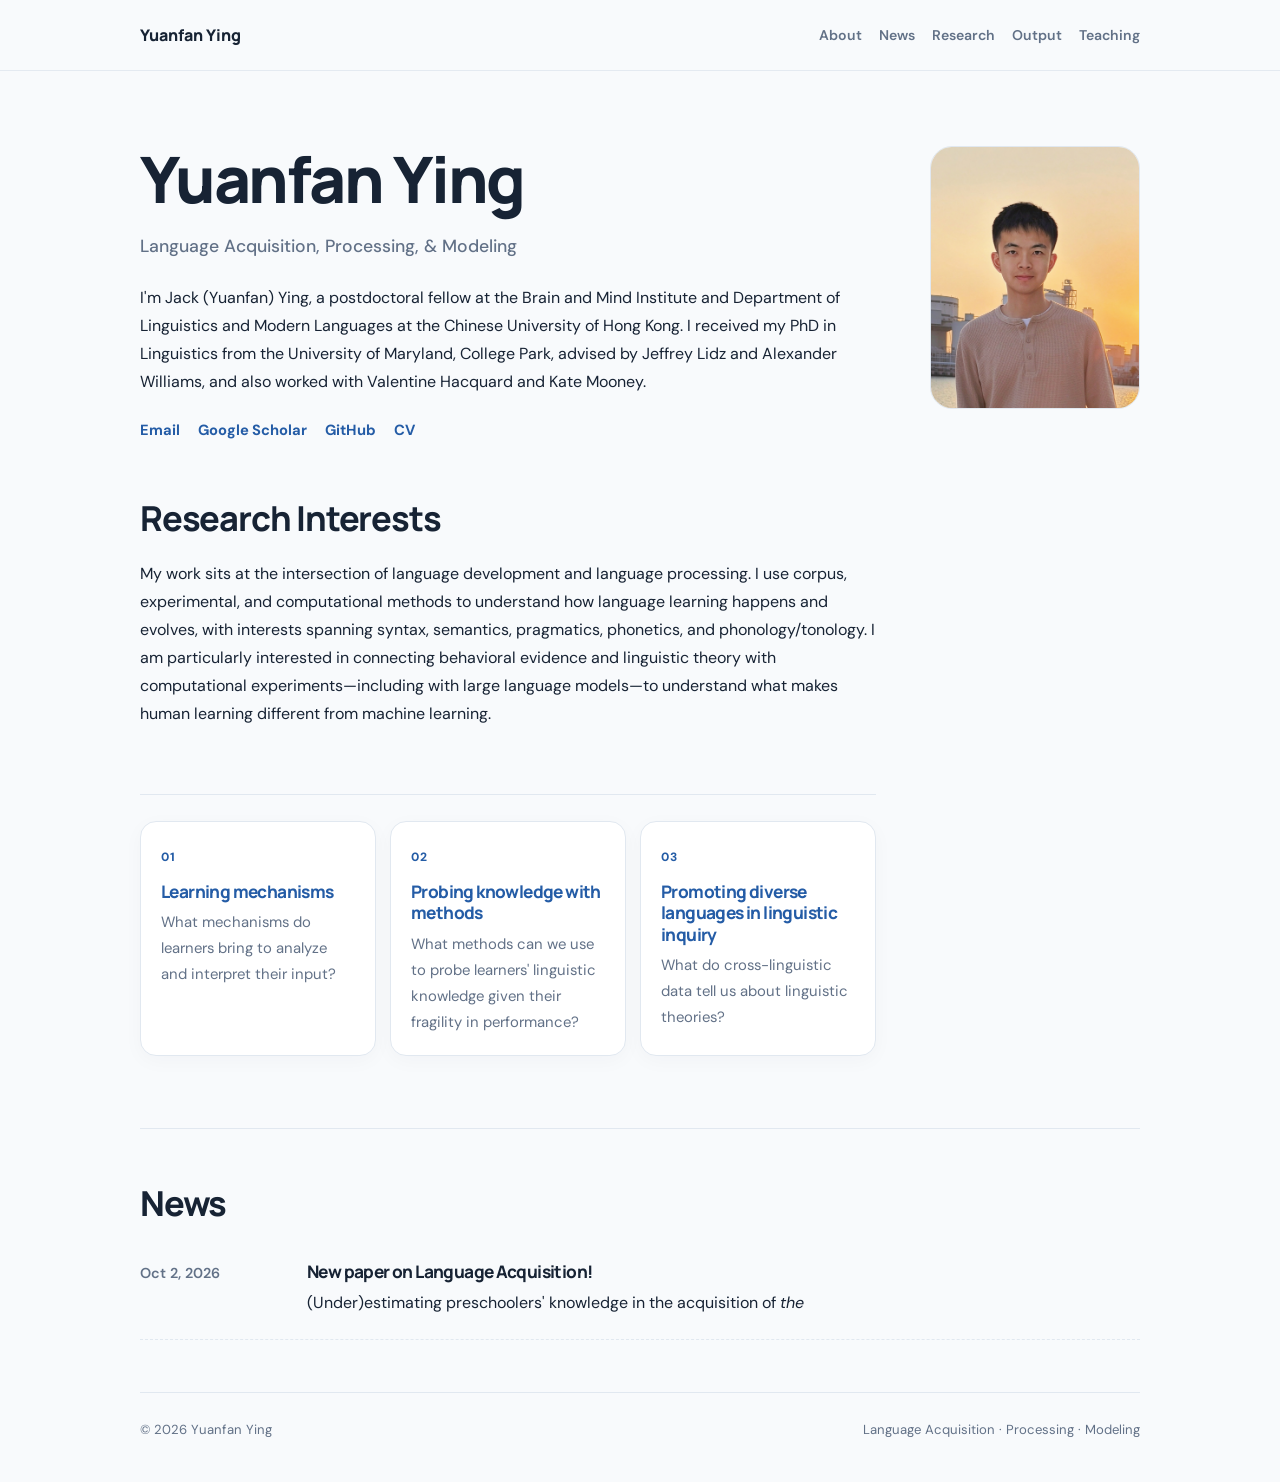
<file: index.html>
<!doctype html>
<html lang="en">
<head>
  <meta charset="utf-8">
  <meta name="viewport" content="width=device-width, initial-scale=1">
  <meta name="description" content="Academic homepage of Your Name — psycholinguistics, language processing.">
  <meta name="theme-color" content="#f8fafc">
  <title>Yuanfan Ying | Language Acquisition & Processing</title>
  <link rel="stylesheet" href="style.css">
</head>
<body>
  <header class="site-header">
    <div class="container header-inner">
      <a class="site-name" href="#about">Yuanfan Ying</a>
      <nav aria-label="Main navigation">
        <a href="#about">About</a>
        <a href="#news">News</a>
        <a href="research.html">Research</a>
        <a href="output.html">Output</a>
        <a href="teaching.html">Teaching</a>
      </nav>
    </div>
  </header>

  <main class="container">
    <section class="intro section" id="about">
      <div class="intro-copy">
        <h1>Yuanfan Ying</h1>
        <p class="subtitle">Language Acquisition, Processing, & Modeling</p>
        <p>
          I'm Jack (Yuanfan) Ying, a postdoctoral fellow at the Brain and Mind Institute and Department of 
          Linguistics and Modern Languages at the Chinese University of Hong Kong. I received my PhD in Linguistics from the University 
          of Maryland, College Park, advised by Jeffrey Lidz and Alexander Williams,
          and also worked with Valentine Hacquard and Kate Mooney.
        </p>
        <div class="links">
          <a href="mailto:yuanfanying@cuhk.edu.hk">Email</a>
          <a href="https://scholar.google.com/citations?user=hPdUY1MAAAAJ&hl=zh-TW" target="_blank" rel="noreferrer">Google Scholar</a>
          <a href="https://github.com/jackyingyf" target="_blank" rel="noreferrer">GitHub</a>
          <a href="https://docs.google.com/document/d/1zS4hXt163gTj2LUtkY0w4XnIH1Z5cEX6z0ZcoOyljxg/edit?usp=sharing" target="_blank" rel="noreferrer">CV</a>
        </div>

  <section class="section" id="interests">
  <div class="section-heading">
        <h2>Research Interests</h2>
      </div>
        <div>
        <p>
        My work sits at the intersection of language development and language processing. 
        I use corpus, experimental, and computational methods to understand how language learning happens and evolves, with interests spanning syntax, semantics, pragmatics, phonetics, and phonology/tonology. I am particularly interested in connecting behavioral evidence and linguistic theory 
        with computational experiments—including with large language models—to understand what makes human learning different from machine learning.
      </p>
        </div>
    </section>

    <div class="interest-grid">
        <article class="interest-card">
          <span class="card-number">01</span>
          <a href="research.html#mechanisms"><h3>Learning mechanisms</h3></a>
          <p>What mechanisms do learners bring to analyze and interpret their input?</p>
        </article>
        <article class="interest-card">
          <span class="card-number">02</span>
          <a href="research.html#methods"><h3>Probing knowledge with methods</h3></a>
          <p>What methods can we use to probe learners' linguistic knowledge given their fragility in performance?</p>
        </article>
        <article class="interest-card">
          <span class="card-number">03</span>
          <a href="research.html#diversity"><h3>Promoting diverse languages in linguistic inquiry</h3></a>
          <p>What do cross-linguistic data tell us about linguistic theories?</p>
        </article>
      </div>

      </div>
      <figure class="profile">
        <img src="images/profile.jpg" alt="Portrait of Yuanfan Ying">
      </figure>
    </section>
    
    <section class="section" id="news">
      <div class="section-heading">
        <h2>News</h2>
      </div>
      <article class="note-item">
        <div class="note-date">Oct 2, 2026</div>
        <div>
          <h3><a href="https://doi.org/10.1080/10489223.2026.2732998">New paper on Language Acquisition!</a></h3>
          <p>(Under)estimating preschoolers' knowledge in the acquisition of <i>the</i></p>
        </div>
      </article>
    </section>

    <footer class="footer">
      <p>© <span id="year">2026</span> Yuanfan Ying</p>
      <p>Language Acquisition · Processing · Modeling</p>
    </footer>
  </main>
</body>
</html>
</file>
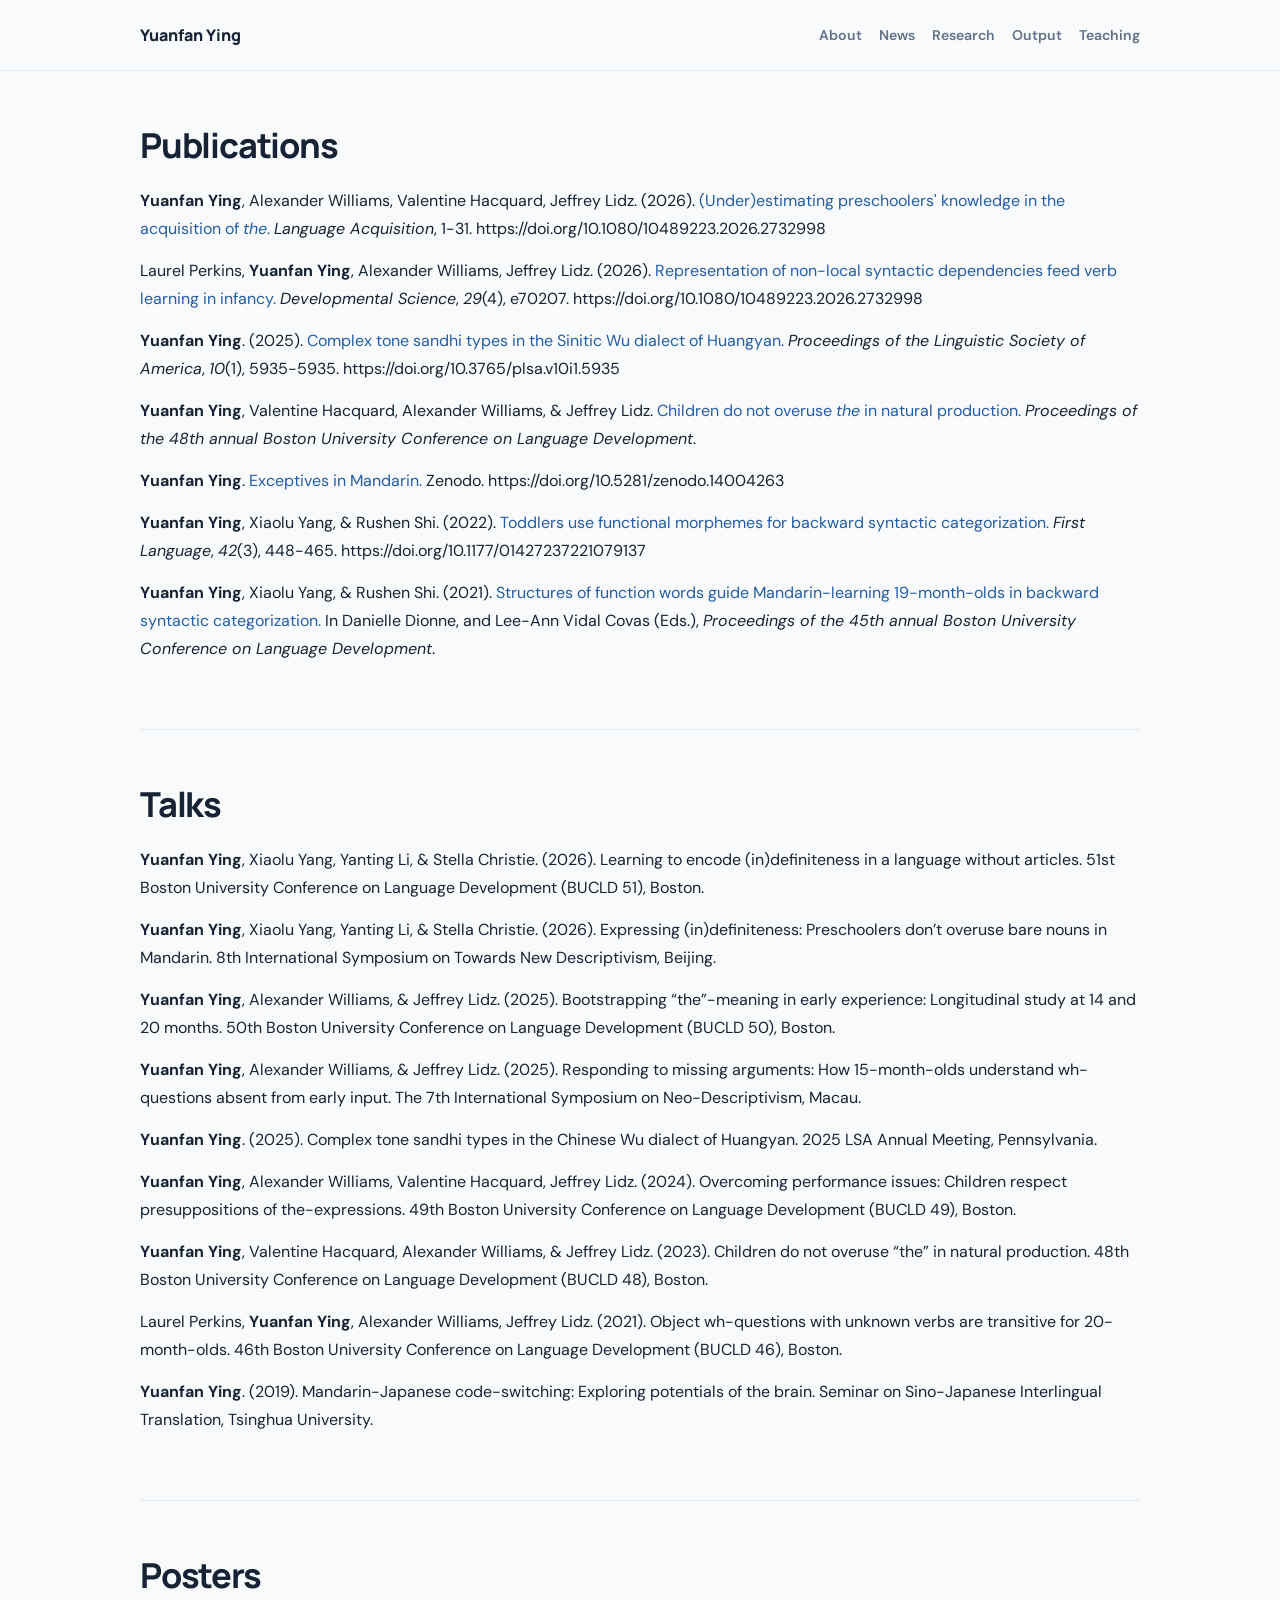
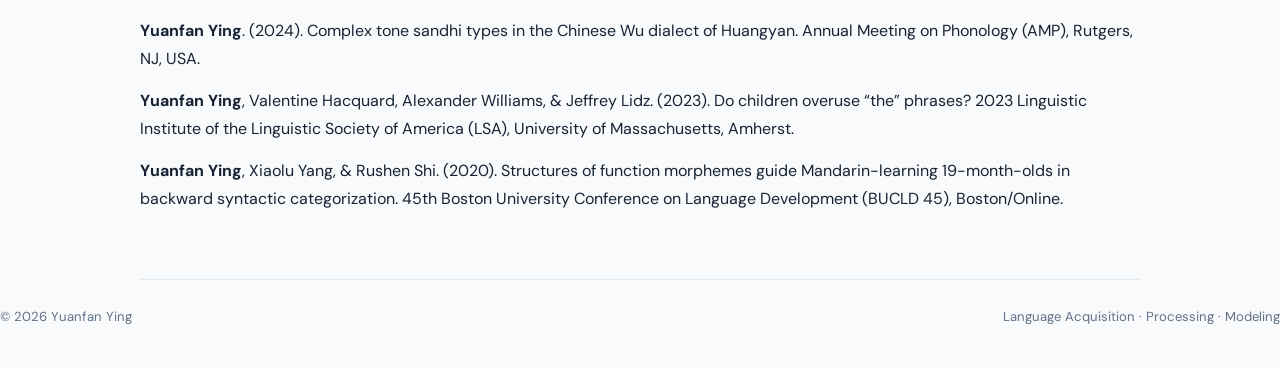
<file: output.html>
<!doctype html>
<html lang="en">
<head>
  <meta charset="utf-8">
  <meta name="viewport" content="width=device-width, initial-scale=1">
  <meta name="description" content="Research projects by Yuanfan Ying.">
  <meta name="theme-color" content="#f8fafc">
  <title>Research Projects | Yuanfan Ying</title>
  <link rel="stylesheet" href="style.css">
</head>
<body>
  <header class="site-header">
    <div class="container header-inner">
      <a class="site-name" href="index.html">Yuanfan Ying</a>
      <nav aria-label="Main navigation">
        <a href="index.html#about">About</a>
        <a href="index.html#news">News</a>
        <a href="research.html">Research</a>
        <a href="output.html">Output</a>
        <a href="teaching.html">Teaching</a>
      </nav>
    </div>
  </header>

<main class="container">
<section class="section" id="publications">
      <div class="section-heading">
        <h2>Publications</h2>
      </div>
        <p><strong>Yuanfan Ying</strong>, Alexander Williams, Valentine Hacquard, Jeffrey Lidz. (2026). 
          <a href="https://doi.org/10.1080/10489223.2026.2732998">(Under)estimating preschoolers' knowledge in the acquisition of <i>the</i>.</a>
          <i>Language Acquisition</i>, 1-31. https://doi.org/10.1080/10489223.2026.2732998</p>
        <p>Laurel Perkins, <strong>Yuanfan Ying</strong>, Alexander Williams, Jeffrey Lidz. (2026). 
          <a href="https://doi.org/10.1111/desc.70207">Representation of non-local syntactic dependencies feed verb learning in infancy.</a>
          <i>Developmental Science</i>, <i>29</i>(4), e70207. https://doi.org/10.1080/10489223.2026.2732998</p>
        <p><strong>Yuanfan Ying</strong>. (2025). 
          <a href="https://doi.org/10.3765/plsa.v10i1.5935">Complex tone sandhi types in the Sinitic Wu dialect of Huangyan.</a> 
          <i>Proceedings of the Linguistic Society of America</i>, <i>10</i>(1), 5935-5935. https://doi.org/10.3765/plsa.v10i1.5935</p>
      <p><strong>Yuanfan Ying</strong>, Valentine Hacquard, Alexander Williams, & Jeffrey Lidz.
          <a href="https://doi.org/10.3765/plsa.v10i1.5935">Children do not overuse <i>the</i> in natural production.</a> 
          <i>Proceedings of the 48th annual Boston University Conference on Language Development</i>.</p>
      <p><strong>Yuanfan Ying</strong>. <a href="https://doi.org/10.5281/zenodo.14004263">Exceptives in Mandarin.</a> Zenodo. https://doi.org/10.5281/zenodo.14004263</p>
      <p><strong>Yuanfan Ying</strong>, Xiaolu Yang, & Rushen Shi. (2022). <a href="https://doi.org/10.1177/01427237221079137">Toddlers use functional morphemes for backward syntactic categorization.</a> <i>First Language</i>, <i>42</i>(3), 448-465. https://doi.org/10.1177/01427237221079137 </p>
      <p><strong>Yuanfan Ying</strong>, Xiaolu Yang, & Rushen Shi. (2021). <a href="https://www.lingref.com/bucld/45/BUCLD45-60.pdf">Structures of function words guide Mandarin-learning 19-month-olds in backward syntactic categorization.</a> 
        In Danielle Dionne, and Lee-Ann Vidal Covas (Eds.), <i>Proceedings of the 45th annual Boston University Conference on Language Development</i>.</p>
    </section>

<section class="section" id="talks">
      <div class="section-heading">
        <h2>Talks</h2>
      </div>
      <p><strong>Yuanfan Ying</strong>, Xiaolu Yang, Yanting Li, & Stella Christie. (2026). 
Learning to encode (in)definiteness in a language without articles. 
51st Boston University Conference on Language Development (BUCLD 51), Boston.</p>
      <p><strong>Yuanfan Ying</strong>, Xiaolu Yang, Yanting Li, & Stella Christie. (2026). 
Expressing (in)definiteness: Preschoolers don’t overuse bare nouns in Mandarin. 
8th International Symposium on Towards New Descriptivism, Beijing.</p>
      <p><strong>Yuanfan Ying</strong>, Alexander Williams, & Jeffrey Lidz. (2025). 
Bootstrapping “the”-meaning in early experience: Longitudinal study at 14 and 20 months. 
50th Boston University Conference on Language Development (BUCLD 50), Boston.</p>
      <p><strong>Yuanfan Ying</strong>, Alexander Williams, & Jeffrey Lidz. (2025). 
Responding to missing arguments: How 15-month-olds understand wh-questions absent from early input. 
The 7th International Symposium on Neo-Descriptivism, Macau.</p>
      <p><strong>Yuanfan Ying</strong>. (2025). 
Complex tone sandhi types in the Chinese Wu dialect of Huangyan. 2025 LSA Annual Meeting, Pennsylvania.</p>
      <p><strong>Yuanfan Ying</strong>, Alexander Williams, Valentine Hacquard, Jeffrey Lidz. (2024). 
Overcoming performance issues: Children respect presuppositions of the-expressions. 49th Boston University Conference on Language Development (BUCLD 49), Boston.</p>      
      <p><strong>Yuanfan Ying</strong>, Valentine Hacquard, Alexander Williams, & Jeffrey Lidz. (2023).
Children do not overuse “the” in natural production. 
48th Boston University Conference on Language Development (BUCLD 48), Boston.</p>
      <p>Laurel Perkins, <strong>Yuanfan Ying</strong>, Alexander Williams, Jeffrey Lidz. (2021). 
Object wh-questions with unknown verbs are transitive for 20-month-olds. 
46th Boston University Conference on Language Development (BUCLD 46), Boston.</p>
      <p><strong>Yuanfan Ying</strong>. (2019). Mandarin-Japanese code-switching: Exploring potentials of the brain. Seminar on Sino-Japanese Interlingual Translation, Tsinghua University.</p>    
    </section>

<section class="section" id="Posters">
      <div class="section-heading">
        <h2>Posters</h2>
      </div>
        <p><strong>Yuanfan Ying</strong>. (2024). 
Complex tone sandhi types in the Chinese Wu dialect of Huangyan. Annual Meeting on Phonology (AMP), Rutgers, NJ, USA.</p>
        <p><strong>Yuanfan Ying</strong>, Valentine Hacquard, Alexander Williams, & Jeffrey Lidz. (2023). 
Do children overuse “the” phrases? 2023 Linguistic Institute of the Linguistic Society of America (LSA), University of Massachusetts, Amherst.</p>
        <p><strong>Yuanfan Ying</strong>, Xiaolu Yang, & Rushen Shi. (2020). 
Structures of function morphemes guide Mandarin-learning 19-month-olds in backward syntactic categorization. 
45th Boston University Conference on Language Development (BUCLD 45), Boston/Online.</p>
    </section>
</main>

<footer class="footer">
    <p>© <span id="year">2026</span> Yuanfan Ying</p>
    <p>Language Acquisition · Processing · Modeling</p>
  </footer>
</body>
</html>
</file>
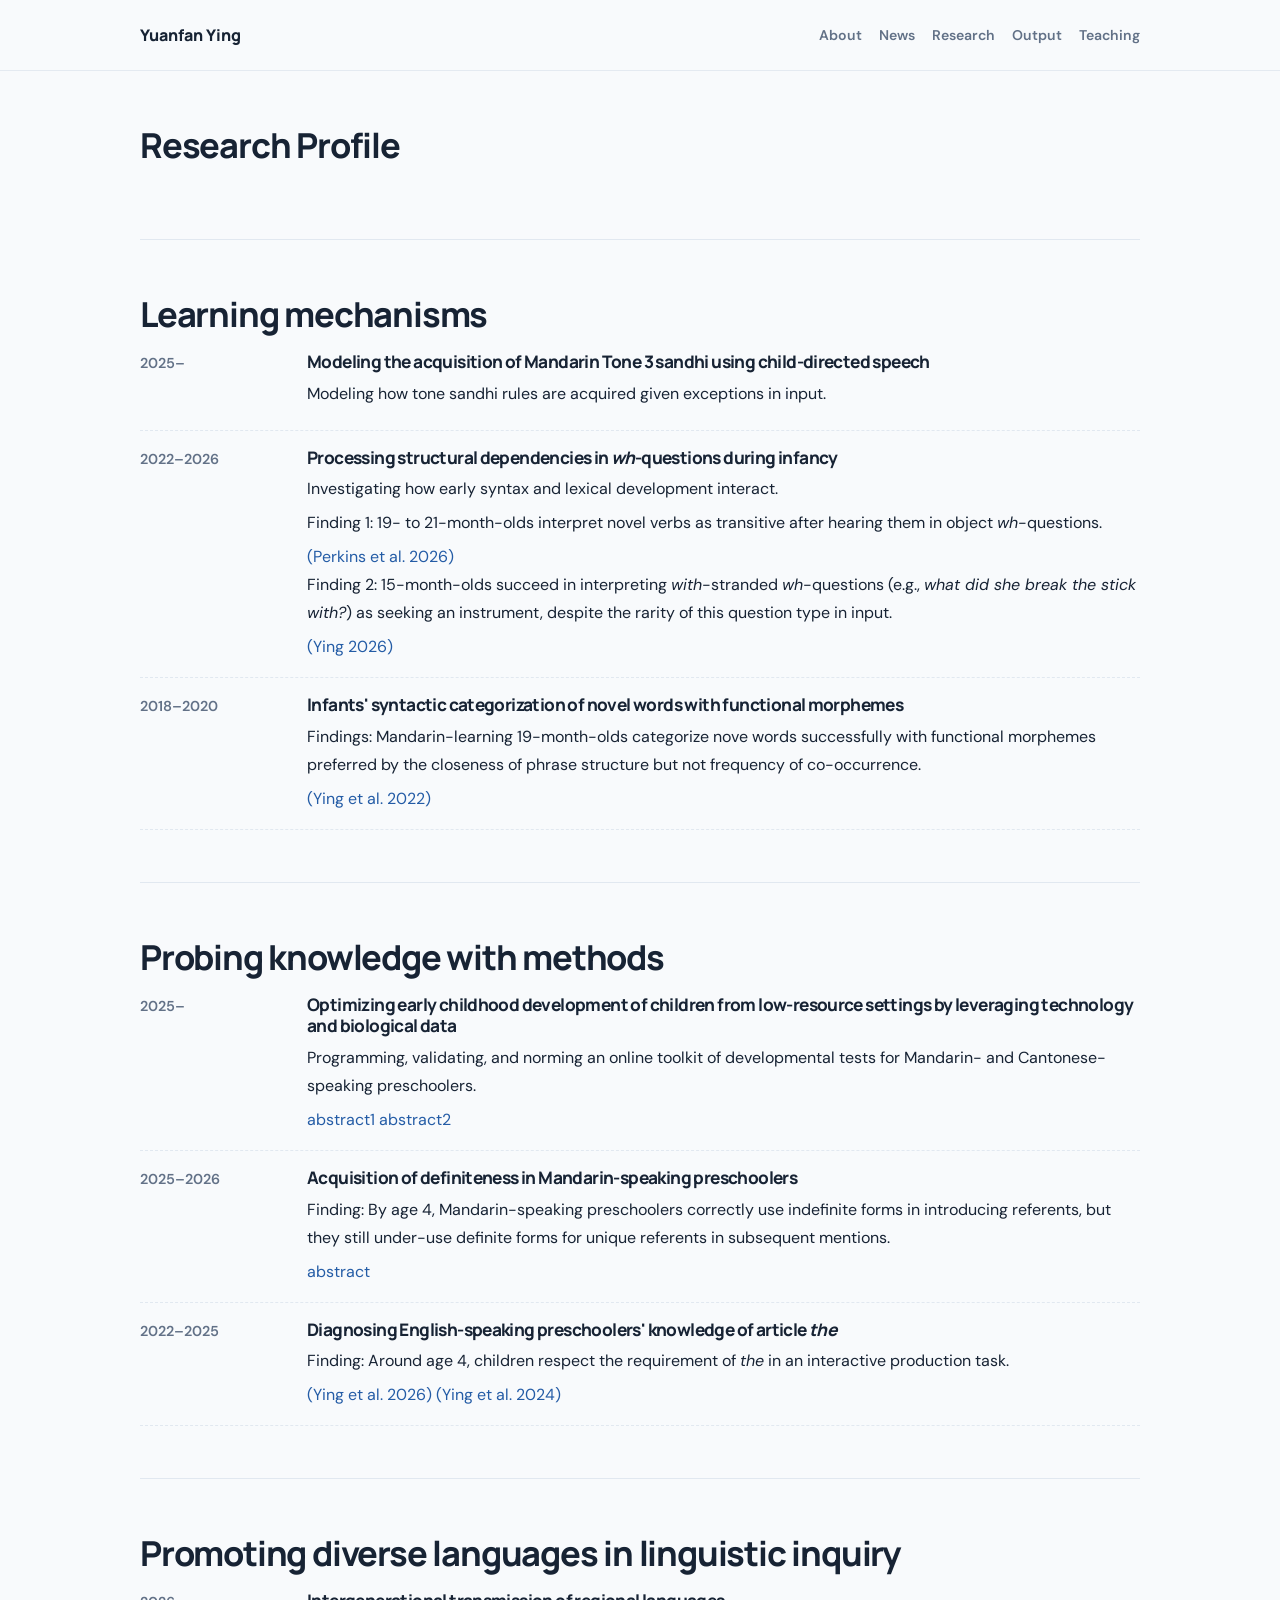
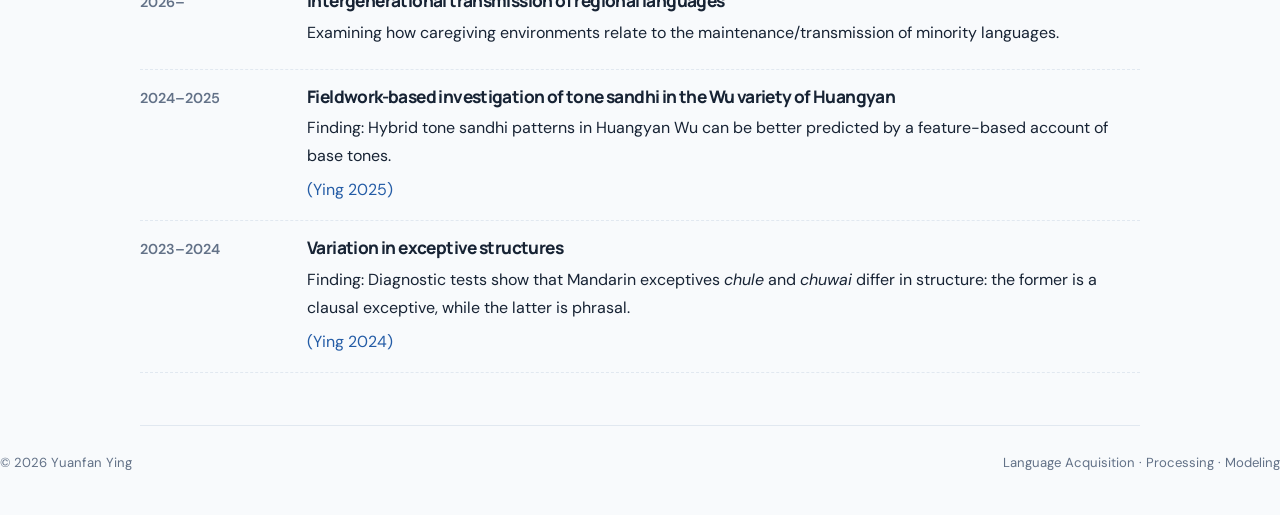
<file: research.html>
<!doctype html>
<html lang="en">
<head>
  <meta charset="utf-8">
  <meta name="viewport" content="width=device-width, initial-scale=1">
  <meta name="description" content="Research projects by Yuanfan Ying.">
  <meta name="theme-color" content="#f8fafc">
  <title>Research Projects | Yuanfan Ying</title>
  <link rel="stylesheet" href="style.css">
</head>
<body>
  <header class="site-header">
    <div class="container header-inner">
      <a class="site-name" href="index.html">Yuanfan Ying</a>
      <nav aria-label="Main navigation">
        <a href="index.html#about">About</a>
        <a href="index.html#news">News</a>
        <a href="research.html">Research</a>
        <a href="output.html">Output</a>
        <a href="teaching.html">Teaching</a>
      </nav>
    </div>
  </header>

  <main class="container">
    <section class="section" id="projects">
      <div class="section-heading">
        <h2>Research Profile</h2>
      </div>
    </section>

    <section class="section" id="mechanisms">
         <h2>Learning mechanisms</h2>
    <article class="note-item">
        <div class="note-date">2025–</div>
        <div>
          <h3>Modeling the acquisition of Mandarin Tone 3 sandhi using child-directed speech</h3>
          <p>Modeling how tone sandhi rules are acquired given exceptions in input.</p>
      </article>

      <article class="note-item">
        <div class="note-date">2022–2026</div>
        <div>
          <h3>Processing structural dependencies in <i>wh</i>-questions during infancy</h3>
          <p>Investigating how early syntax and lexical development interact.</p>
          <p>Finding 1: 19- to 21-month-olds interpret novel verbs as transitive after hearing them in object <i>wh</i>-questions.</p>
          <a href="https://doi.org/10.1111/desc.70207">(Perkins et al. 2026)</a> 
          <p>Finding 2: 15-month-olds succeed in interpreting <i>with</i>-stranded <i>wh</i>-questions (e.g., <i>what did she break the stick with?</i>) as seeking an instrument, despite the rarity of this question type in input.</p>
          <a href="https://doi.org/10.13016/xm3u-emty">(Ying 2026)</a>
      </article>

      <article class="note-item">
        <div class="note-date">2018–2020</div>
        <div>
          <h3>Infants' syntactic categorization of novel words with functional morphemes</h3>
          <p>Findings: Mandarin-learning 19-month-olds categorize nove words successfully with functional morphemes preferred by the closeness of phrase structure but not frequency of co-occurrence.</p>
          <a href="https://doi.org/10.1177/01427237221079137">(Ying et al. 2022)</a>
      </article>
    </section>

    <section class="section" id="methods">
        <h2>Probing knowledge with methods</h2>
      <article class="note-item">
        <div class="note-date">2025–</div>
        <div>
          <h3>Optimizing early childhood development of children from low-resource settings by leveraging technology and biological data</h3>
          <p>Programming, validating, and norming an online toolkit of developmental tests for Mandarin- and Cantonese-speaking preschoolers.</p>
          <a href="https://8dc4be55-f238-40f0-ace9-db3591cab3f8.usrfiles.com/ugd/8dc4be_e6186845f1474abaa1f6d92039f525e6.pdf">abstract1</a> <a href="https://8dc4be55-f238-40f0-ace9-db3591cab3f8.usrfiles.com/ugd/8dc4be_7d2cf1747f774bc6968aa4a642020234.pdf">abstract2</a>
        </div>
      </article>

      <article class="note-item">
        <div class="note-date">2025–2026</div>
        <div>
          <h3>Acquisition of definiteness in Mandarin-speaking preschoolers</h3>
          <p>Finding: By age 4, Mandarin-speaking preschoolers correctly use indefinite forms in introducing referents, but they still under-use definite forms for unique referents in subsequent mentions.</p>
          <a href="https://8dc4be55-f238-40f0-ace9-db3591cab3f8.usrfiles.com/ugd/8dc4be_90f7804a4e724f36a9441774406c3b48.pdf">abstract</a>
        </div>
      </article>

      <article class="note-item">
        <div class="note-date">2022–2025</div>
        <div>
          <h3>Diagnosing English-speaking preschoolers' knowledge of article <i>the</i></h3>
          <p>Finding: Around age 4, children respect the requirement of <i>the</i> in an interactive production task.</p>
          <a href="https://doi.org/10.1080/10489223.2026.2732998">(Ying et al. 2026)</a> <a href="https://www.lingref.com/bucld/48/BUCLD48-53.pdf">(Ying et al. 2024)</a>
        </div>
      </article>
      </section>

    <section class="section" id="diversity">
      <h2>Promoting diverse languages in linguistic inquiry</h2>
      <article class="note-item">
        <div class="note-date">2026–</div>
        <div>
          <h3>Intergenerational transmission of regional languages</h3>
          <p>Examining how caregiving environments relate to the maintenance/transmission of minority languages.</p>
        </div>
      </article>

      <article class="note-item">
        <div class="note-date">2024–2025</div>
        <div>
          <h3>Fieldwork-based investigation of tone sandhi in the Wu variety of Huangyan</h3>
          <p>Finding: Hybrid tone sandhi patterns in Huangyan Wu can be better predicted by a feature-based account of base tones.</p>
          <a href="https://doi.org/10.3765/plsa.v10i1.5935">(Ying 2025)</a>
        </div>
      </article>

      <article class="note-item">
        <div class="note-date">2023–2024</div>
        <div>
          <h3>Variation in exceptive structures</h3>
          <p>Finding: Diagnostic tests show that Mandarin exceptives <i>chule</i> and <i>chuwai</i> differ in structure: the former is a clausal exceptive, while the latter is phrasal.</p>
          <a href="https://doi.org/10.5281/zenodo.14004263">(Ying 2024)</a>
        </div>
      </article>
    </section>
  </main>

  <footer class="footer">
    <p>© <span id="year">2026</span> Yuanfan Ying</p>
    <p>Language Acquisition · Processing · Modeling</p>
  </footer>
</body>
</html>
</file>
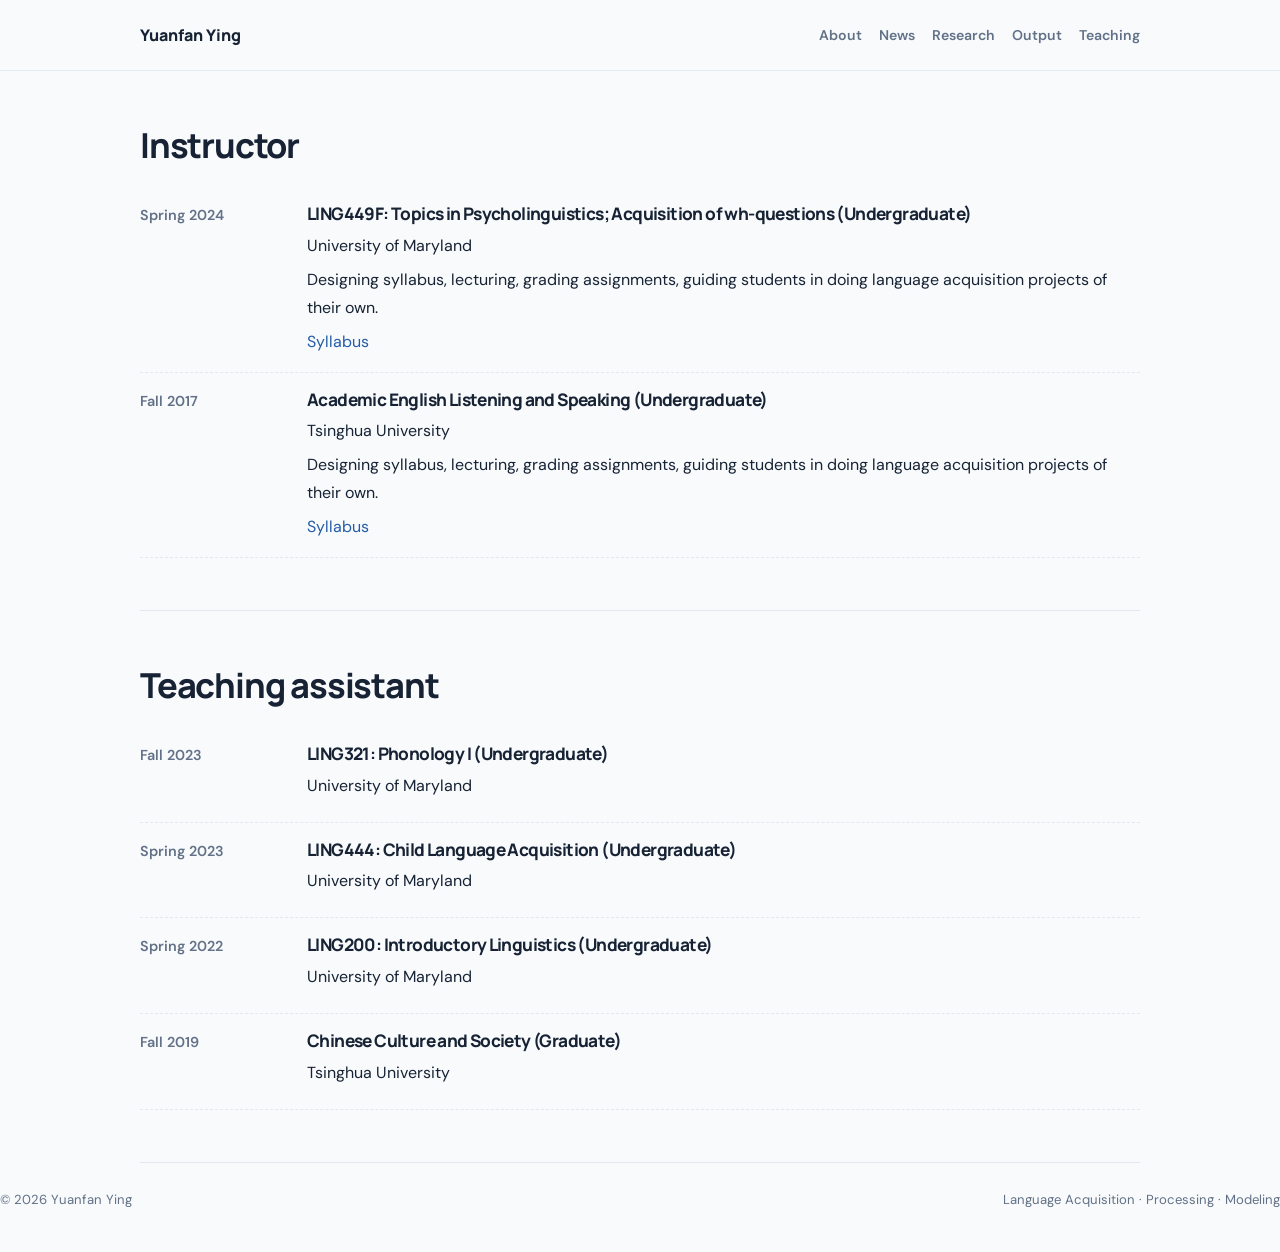
<file: teaching.html>
<!doctype html>
<html lang="en">
<head>
  <meta charset="utf-8">
  <meta name="viewport" content="width=device-width, initial-scale=1">
  <meta name="description" content="Teaching by Yuanfan Ying.">
  <meta name="theme-color" content="#f8fafc">
  <title>Teaching | Yuanfan Ying</title>
  <link rel="stylesheet" href="style.css">
</head>
<body>
  <header class="site-header">
    <div class="container header-inner">
      <a class="site-name" href="index.html">Yuanfan Ying</a>
      <nav aria-label="Main navigation">
        <a href="index.html#about">About</a>
        <a href="index.html#news">News</a>
        <a href="research.html">Research</a>
        <a href="output.html">Output</a>
        <a href="teaching.html">Teaching</a>
      </nav>
    </div>
  </header>

<main class="container">
<section class="section" id="instructor">
      <div class="section-heading">
        <h2>Instructor</h2>
      </div>

    <article class="note-item">
        <div class="note-date">Spring 2024</div>
        <div>
          <h3>LING449F: Topics in Psycholinguistics; Acquisition of wh-questions (Undergraduate)</h3>
          <p>University of Maryland</p>
          <p>Designing syllabus, lecturing, grading assignments, guiding students in doing language acquisition projects of their own.</p>
          <a href="https://ee831d5e-d3f3-458f-b600-92ab435e8619.filesusr.com/ugd/8dc4be_cbfb3e2dbba84ac0b8d9b2785c3b1bd1.pdf">Syllabus</a>
      </article>

  <article class="note-item">
        <div class="note-date">Fall 2017</div>
        <div>
          <h3>Academic English Listening and Speaking (Undergraduate)</h3>
          <p>Tsinghua University</p>
          <p>Designing syllabus, lecturing, grading assignments, guiding students in doing language acquisition projects of their own.</p>
          <a href="https://ee831d5e-d3f3-458f-b600-92ab435e8619.filesusr.com/ugd/8dc4be_cbfb3e2dbba84ac0b8d9b2785c3b1bd1.pdf">Syllabus</a>
      </article>
    
    </section>
</main>

<main class="container">
<section class="section" id="TA">
      <div class="section-heading">
        <h2>Teaching assistant</h2>
      </div>

    <article class="note-item">
        <div class="note-date">Fall 2023</div>
        <div>
          <h3>LING321: Phonology I (Undergraduate)</h3>
          <p>University of Maryland</p>
      </article>

  <article class="note-item">
        <div class="note-date">Spring 2023</div>
        <div>
          <h3>LING444: Child Language Acquisition (Undergraduate)</h3>
          <p>University of Maryland</p>
      </article>

   <article class="note-item">
        <div class="note-date">Spring 2022</div>
        <div>
          <h3>LING200: Introductory Linguistics (Undergraduate)</h3>
          <p>University of Maryland</p>
      </article>

     <article class="note-item">
        <div class="note-date">Fall 2019</div>
        <div>
          <h3>Chinese Culture and Society (Graduate)</h3>
          <p>Tsinghua University</p>
      </article>
    
    </section>
</main>


<footer class="footer">
    <p>© <span id="year">2026</span> Yuanfan Ying</p>
    <p>Language Acquisition · Processing · Modeling</p>
  </footer>
</body>
</html>
</file>
<file: style.css>
@import url('https://fonts.googleapis.com/css2?family=DM+Sans:wght@400;500;600;700&family=Manrope:wght@400;500;600;700;800&display=swap');

:root {
  --page: #f8fafc;
  --surface: #ffffff;
  --text: #172334;
  --muted: #627187;
  --accent: #245ca6;
  --accent-dark: #173f78;
  --accent-soft: #eaf1fb;
  --border: #e1e8f0;
  --max-width: 1000px;
  --radius: 16px;
}

* { box-sizing: border-box; }
html { scroll-behavior: smooth; scroll-padding-top: 92px; }
body {
  margin: 0;
  background: var(--page);
  color: var(--text);
  font-family: "DM Sans", -apple-system, BlinkMacSystemFont, "Segoe UI", sans-serif;
  font-size: 16px;
  line-height: 1.75;
  -webkit-font-smoothing: antialiased;
}
a { color: var(--accent); text-decoration: none; }
a:hover { color: var(--accent-dark); text-decoration: underline; }
p { margin: 0 0 14px; }
h1, h2, h3 { font-family: "Manrope", "DM Sans", sans-serif; line-height: 1.25; letter-spacing: -0.035em; }
h1 { margin: 0; font-size: clamp(2.6rem, 6vw, 4rem); font-weight: 800; }
h2 { margin: 0; font-size: clamp(1.7rem, 3vw, 2.15rem); font-weight: 750; }
h3 { margin: 0 0 7px; font-size: 1.08rem; font-weight: 750; }
.container { width: min(var(--max-width), calc(100% - 44px)); margin-inline: auto; }

.site-header {
  position: sticky; top: 0; z-index: 20;
  background: rgb(248 250 252 / 92%);
  border-bottom: 1px solid rgb(225 232 240 / 85%);
  backdrop-filter: blur(14px);
}
.header-inner { min-height: 70px; display: flex; align-items: center; justify-content: space-between; gap: 24px; }
.site-name { color: var(--text); font-family: "Manrope", sans-serif; font-weight: 800; white-space: nowrap; }
.site-name:hover { color: var(--accent); text-decoration: none; }
nav { display: flex; flex-wrap: wrap; align-items: center; justify-content: flex-end; gap: 5px 17px; }
nav a { color: var(--muted); font-size: .88rem; font-weight: 600; }
nav a:hover { color: var(--accent); text-decoration: none; }

.section { padding: 52px 0; border-bottom: 1px solid var(--border); }
.intro { display: grid; grid-template-columns: minmax(0, 1fr) 210px; gap: 54px; align-items: start; padding-top: 68px; padding-bottom: 58px; }
.eyebrow { margin: 0 0 10px; color: var(--accent); font-size: .75rem; font-weight: 800; letter-spacing: .12em; text-transform: uppercase; }
.subtitle { margin: 12px 0 22px; color: var(--muted); font-size: 1.1rem; font-weight: 500; }
.intro-copy > p:not(.eyebrow):not(.subtitle) { max-width: 68ch; }
.links { display: flex; flex-wrap: wrap; gap: 9px 18px; margin-top: 22px; }
.links a { font-size: .92rem; font-weight: 700; }
.profile { margin: 7px 0 0; }
.profile img { display: block; width: 100%; aspect-ratio: 4 / 5; object-fit: cover; border: 1px solid var(--border); border-radius: 22px; background: #edf2f8; }
.profile figcaption { margin-top: 9px; color: var(--muted); text-align: center; font-size: .76rem; }

.section-heading { margin-bottom: 21px; }
.section-heading .eyebrow { margin-bottom: 7px; }
.section-lead { max-width: 72ch; color: var(--muted); }
.interest-grid { display: grid; grid-template-columns: repeat(3, minmax(0, 1fr)); gap: 14px; margin: 26px 0 14px; }
.interest-card { padding: 20px; border: 1px solid var(--border); border-radius: var(--radius); background: var(--surface); box-shadow: 0 5px 20px rgb(23 35 52 / 3%); }
.card-number { display: inline-block; margin-bottom: 13px; color: var(--accent); font-size: .75rem; font-weight: 800; letter-spacing: .1em; }
.interest-card p { margin: 0; color: var(--muted); font-size: .93rem; }
.small { font-size: .82rem; }
.muted { color: var(--muted); }

.publication { display: grid; grid-template-columns: 68px minmax(0, 1fr); gap: 18px; padding: 23px 0; border-bottom: 1px dashed var(--border); }
.publication:last-of-type { border-bottom: 0; }
.pub-year { padding-top: 2px; color: var(--accent); font-size: .88rem; font-weight: 800; }
.pub-body h3 { margin-bottom: 6px; }
.pub-body p { margin-bottom: 8px; }
.authors { color: var(--muted); font-size: .91rem; }
.item-links { display: flex; flex-wrap: wrap; gap: 8px 16px; margin-top: 10px; font-size: .87rem; font-weight: 700; }

.project { display: grid; grid-template-columns: 42px minmax(0, 1fr); gap: 17px; padding: 21px 0; border-bottom: 1px dashed var(--border); }
.project:last-child { border-bottom: 0; }
.project-icon { display: grid; place-items: center; width: 40px; height: 40px; border-radius: 12px; background: var(--accent-soft); color: var(--accent); font-size: 1.2rem; font-weight: 800; }
.project p { max-width: 75ch; }

.timeline-item, .teaching-item, .note-item { display: grid; grid-template-columns: 145px minmax(0, 1fr); gap: 22px; padding: 16px 0; }
.timeline-date, .teaching-date, .note-date { color: var(--muted); font-size: .9rem; font-weight: 600; }
.timeline-item p, .teaching-item p, .note-item p { margin-bottom: 6px; }
.note-item { border-bottom: 1px dashed var(--border); }
.note-item h3 a { color: var(--text); }
.note-item h3 a:hover { color: var(--accent); }

.cv-section { display: grid; grid-template-columns: minmax(0, 1fr) auto; gap: 12px 24px; align-items: center; }
.cv-section > div p:last-child { max-width: 65ch; }
.button-link { display: inline-flex; align-items: center; gap: 10px; padding: 10px 16px; border: 1px solid var(--accent); border-radius: 10px; background: var(--accent); color: white; font-size: .9rem; font-weight: 700; white-space: nowrap; }
.button-link:hover { background: var(--accent-dark); color: white; text-decoration: none; }
.cv-note { grid-column: 1 / -1; margin: 0; }
code { padding: 2px 5px; border-radius: 5px; background: #edf2f8; font-size: .9em; }

.footer { display: flex; justify-content: space-between; gap: 20px; padding: 26px 0 40px; color: var(--muted); font-size: .82rem; }
.footer p { margin: 0; }

@media (max-width: 760px) {
  .container { width: min(var(--max-width), calc(100% - 30px)); }
  .header-inner { align-items: flex-start; flex-direction: column; gap: 7px; padding: 13px 0 12px; }
  nav { justify-content: flex-start; gap: 7px 14px; }
  nav a { font-size: .84rem; }
  .intro { grid-template-columns: 1fr; gap: 24px; padding-top: 42px; }
  .profile { grid-row: 1; width: 145px; }
  .profile img { aspect-ratio: 1; border-radius: 18px; }
  .section { padding: 38px 0; }
  .interest-grid { grid-template-columns: 1fr; }
  .interest-card { padding: 17px; }
  .cv-section { grid-template-columns: 1fr; }
  .cv-note { grid-column: auto; }
  .footer { flex-direction: column; gap: 4px; }
}
@media (max-width: 480px) {
  .publication { grid-template-columns: 1fr; gap: 2px; }
  .timeline-item, .teaching-item, .note-item { grid-template-columns: 1fr; gap: 2px; }
  .project { grid-template-columns: 34px minmax(0, 1fr); gap: 12px; }
  .project-icon { width: 34px; height: 34px; }
}
</file>
